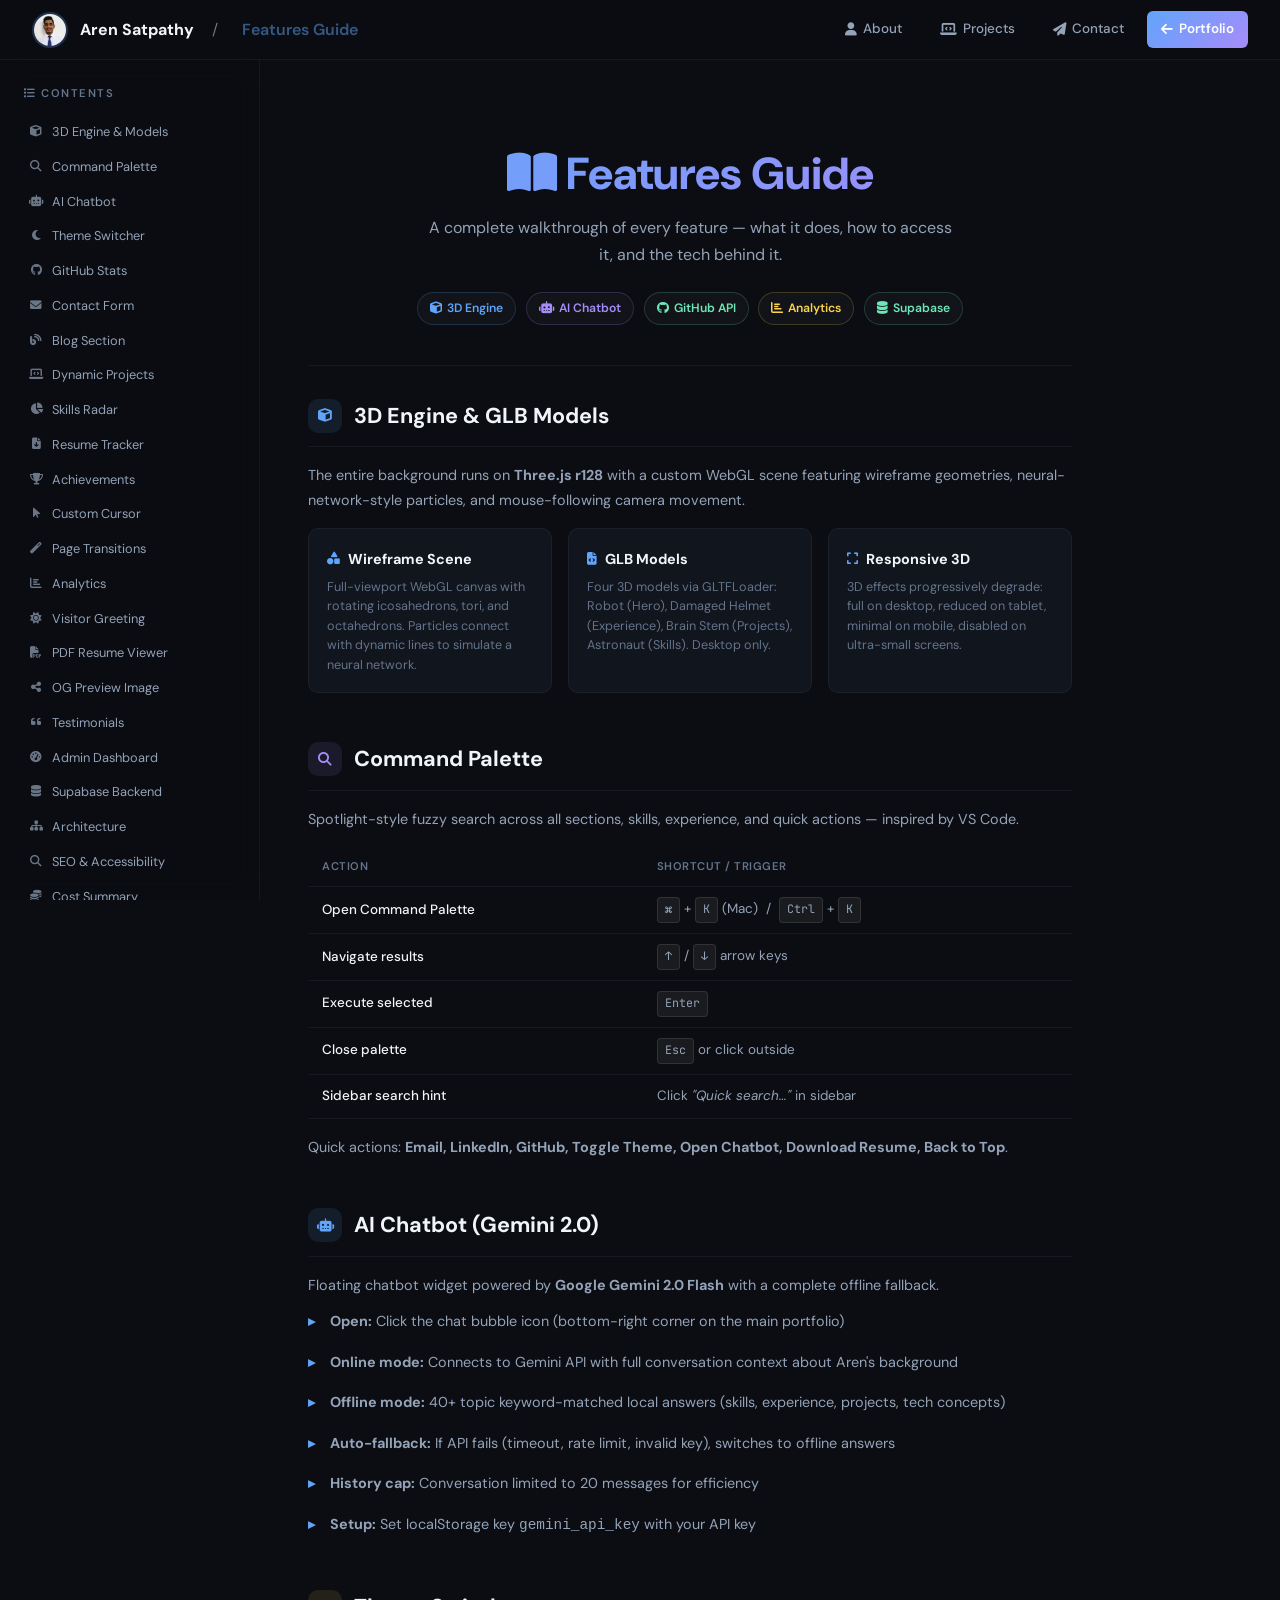
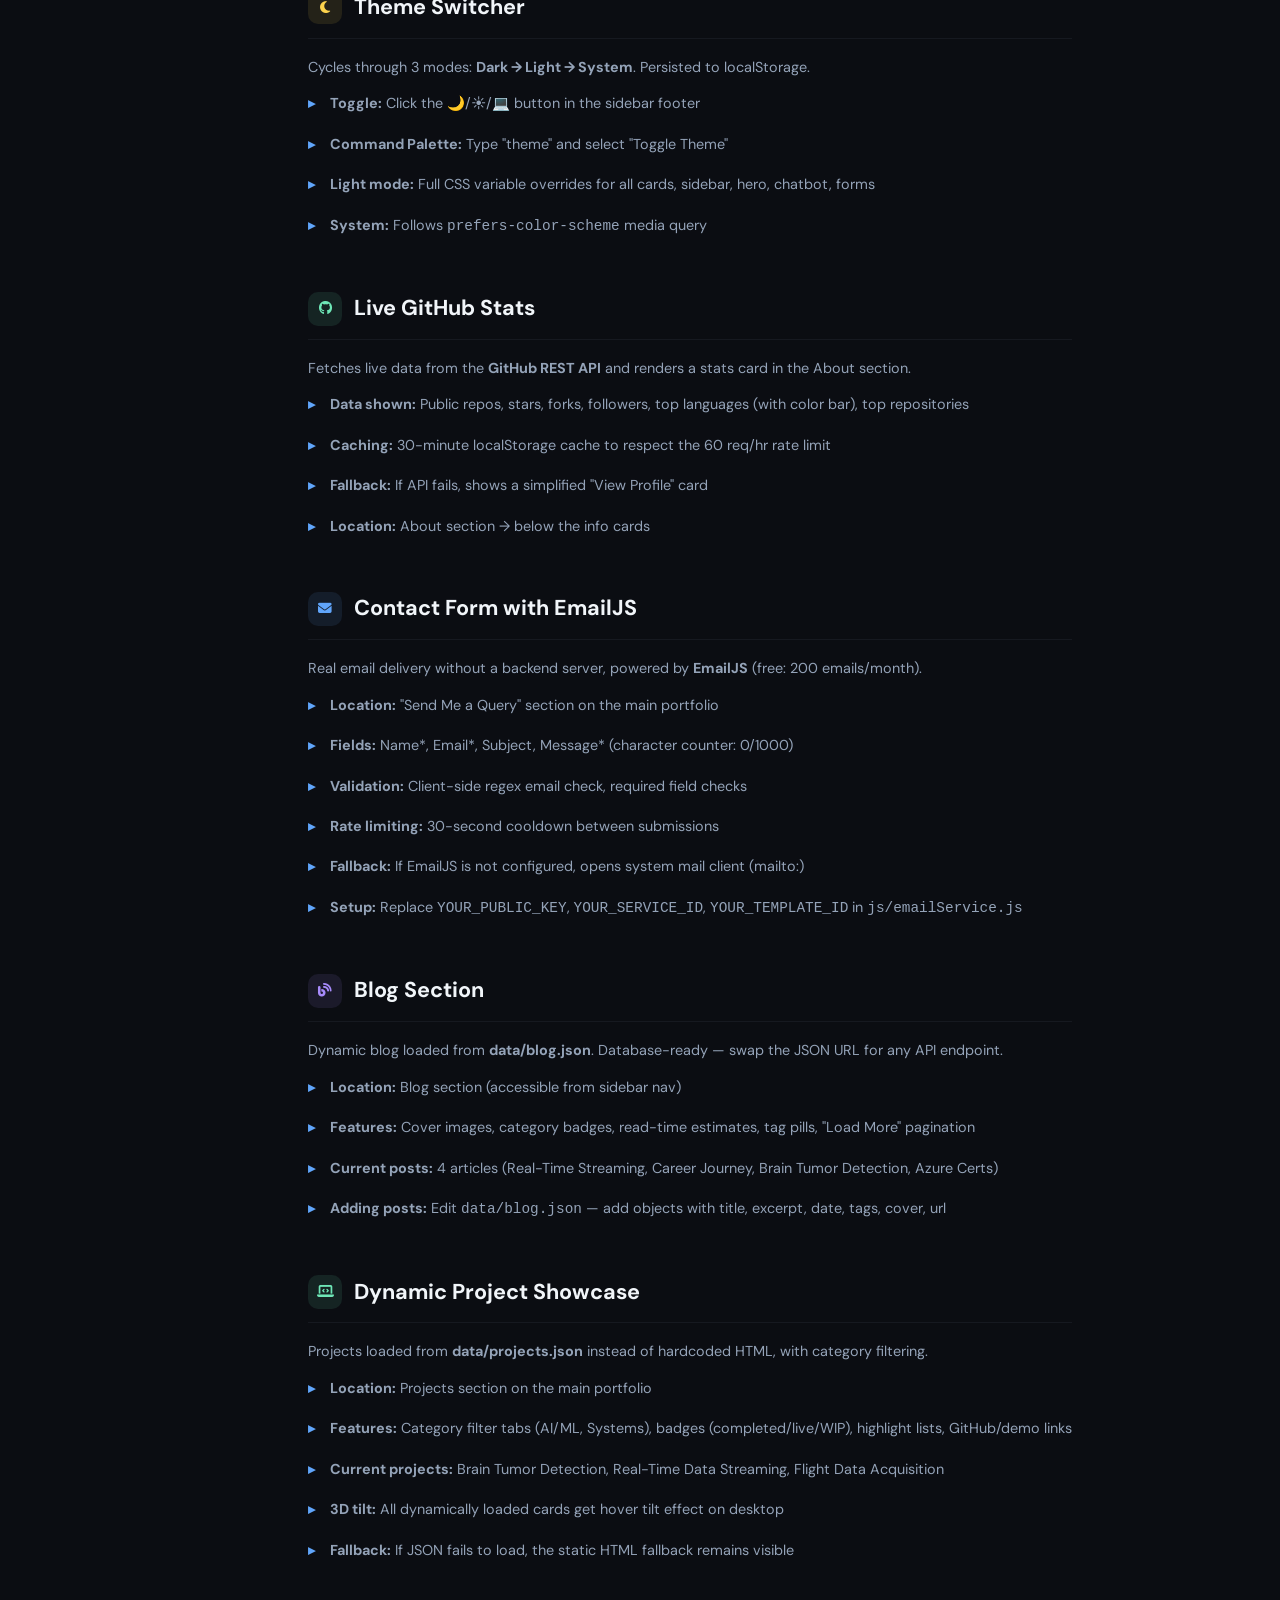
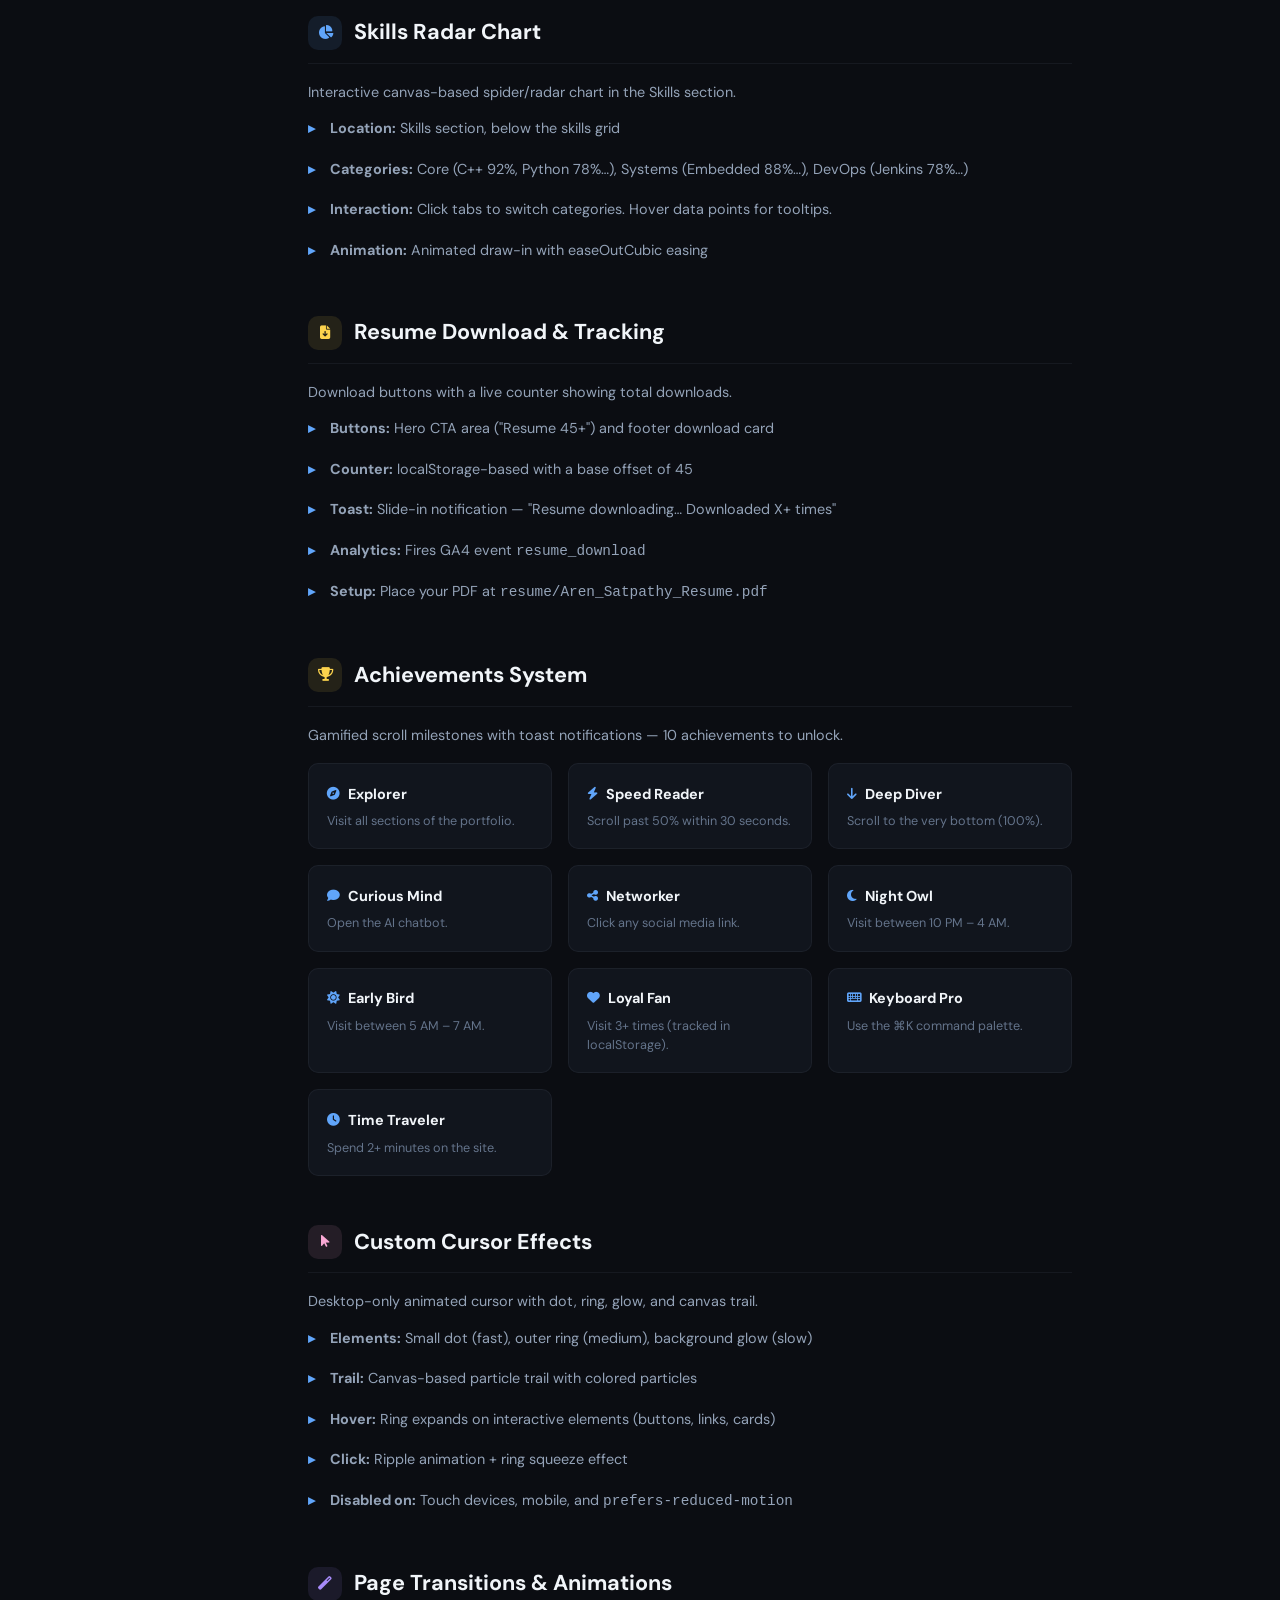
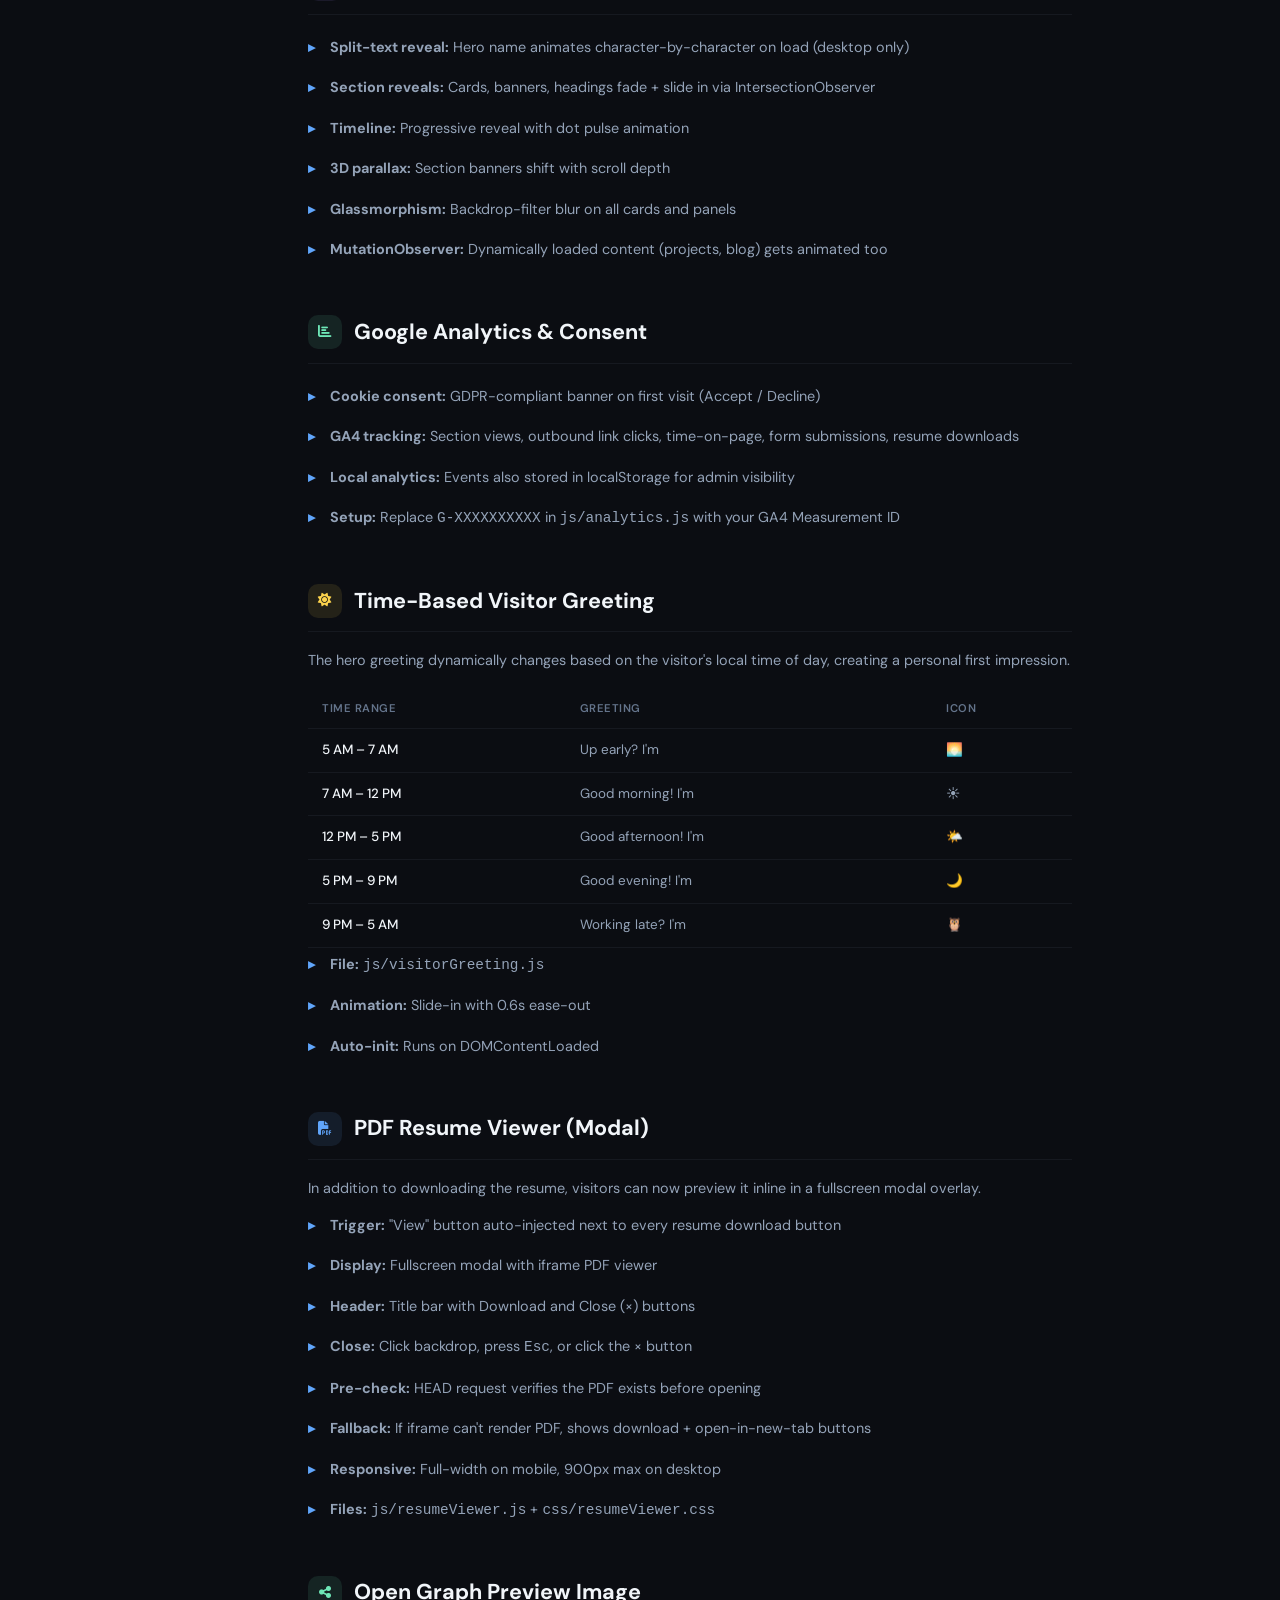
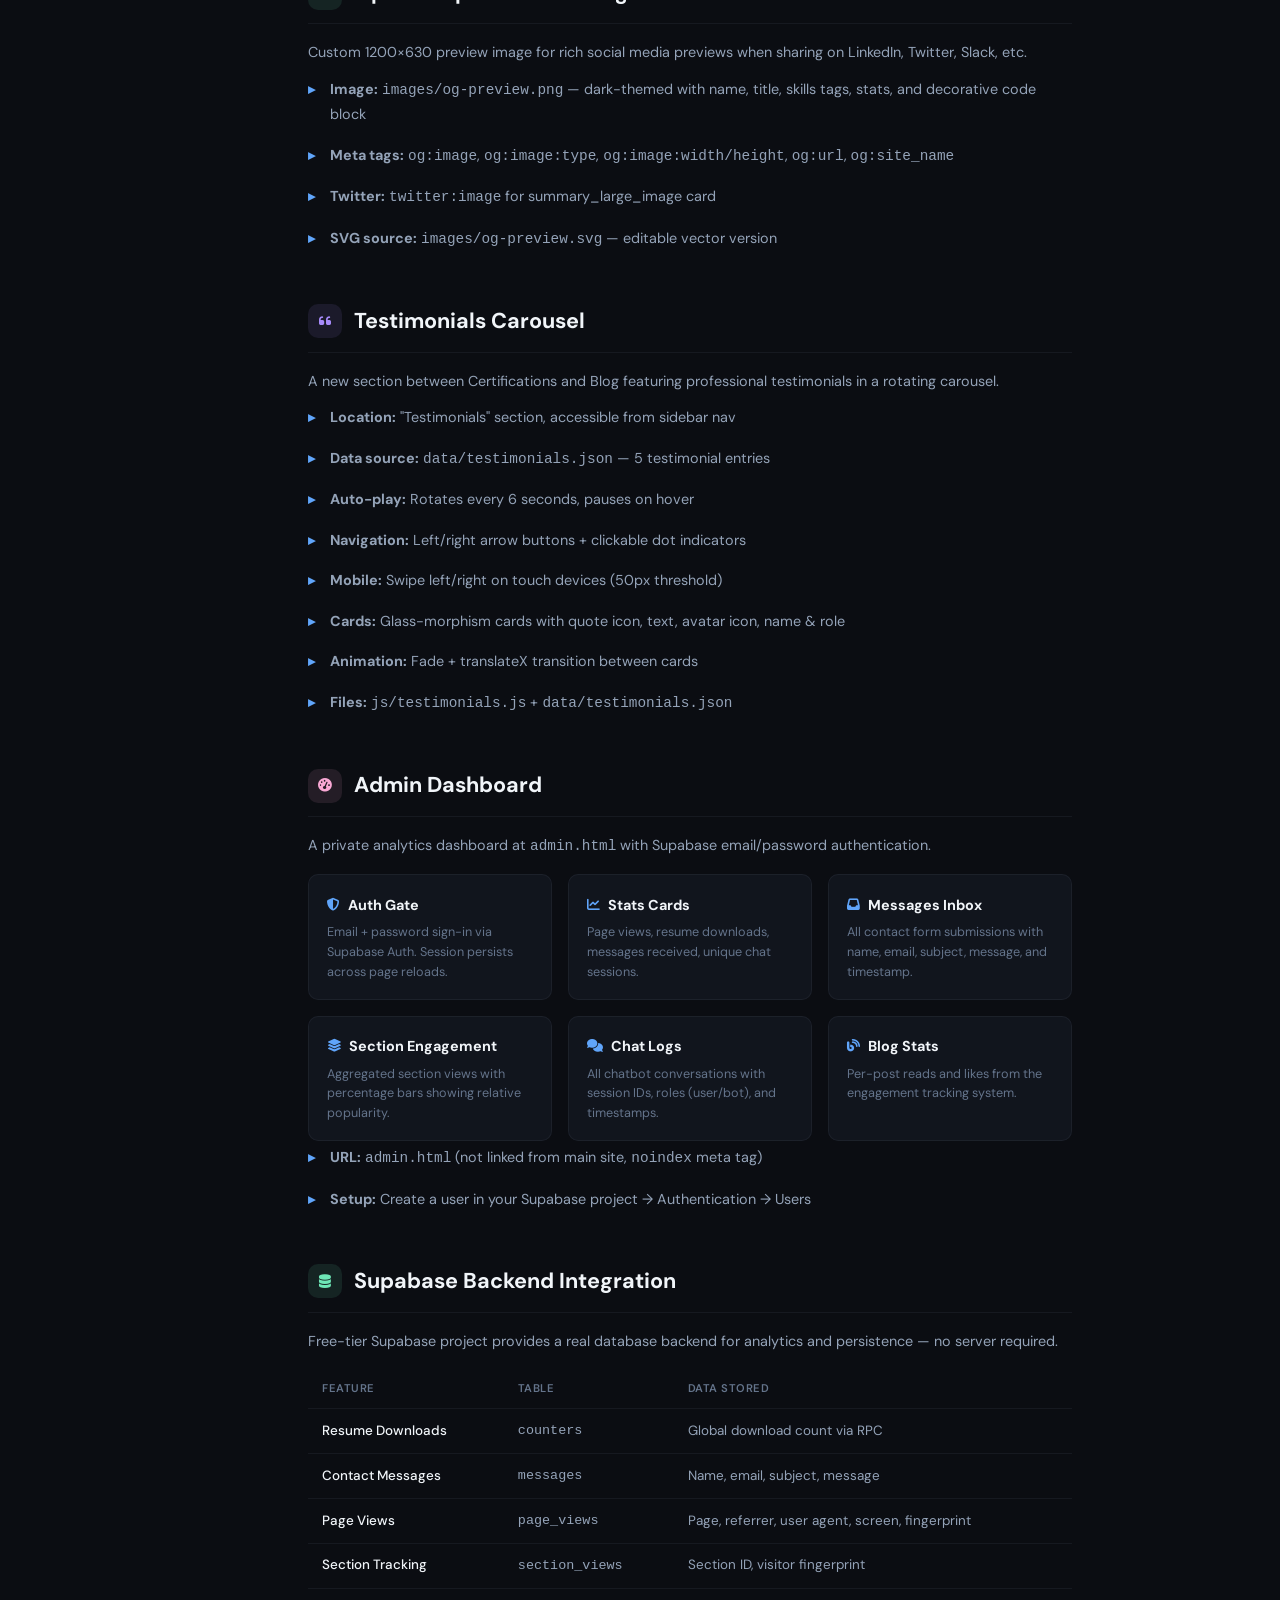
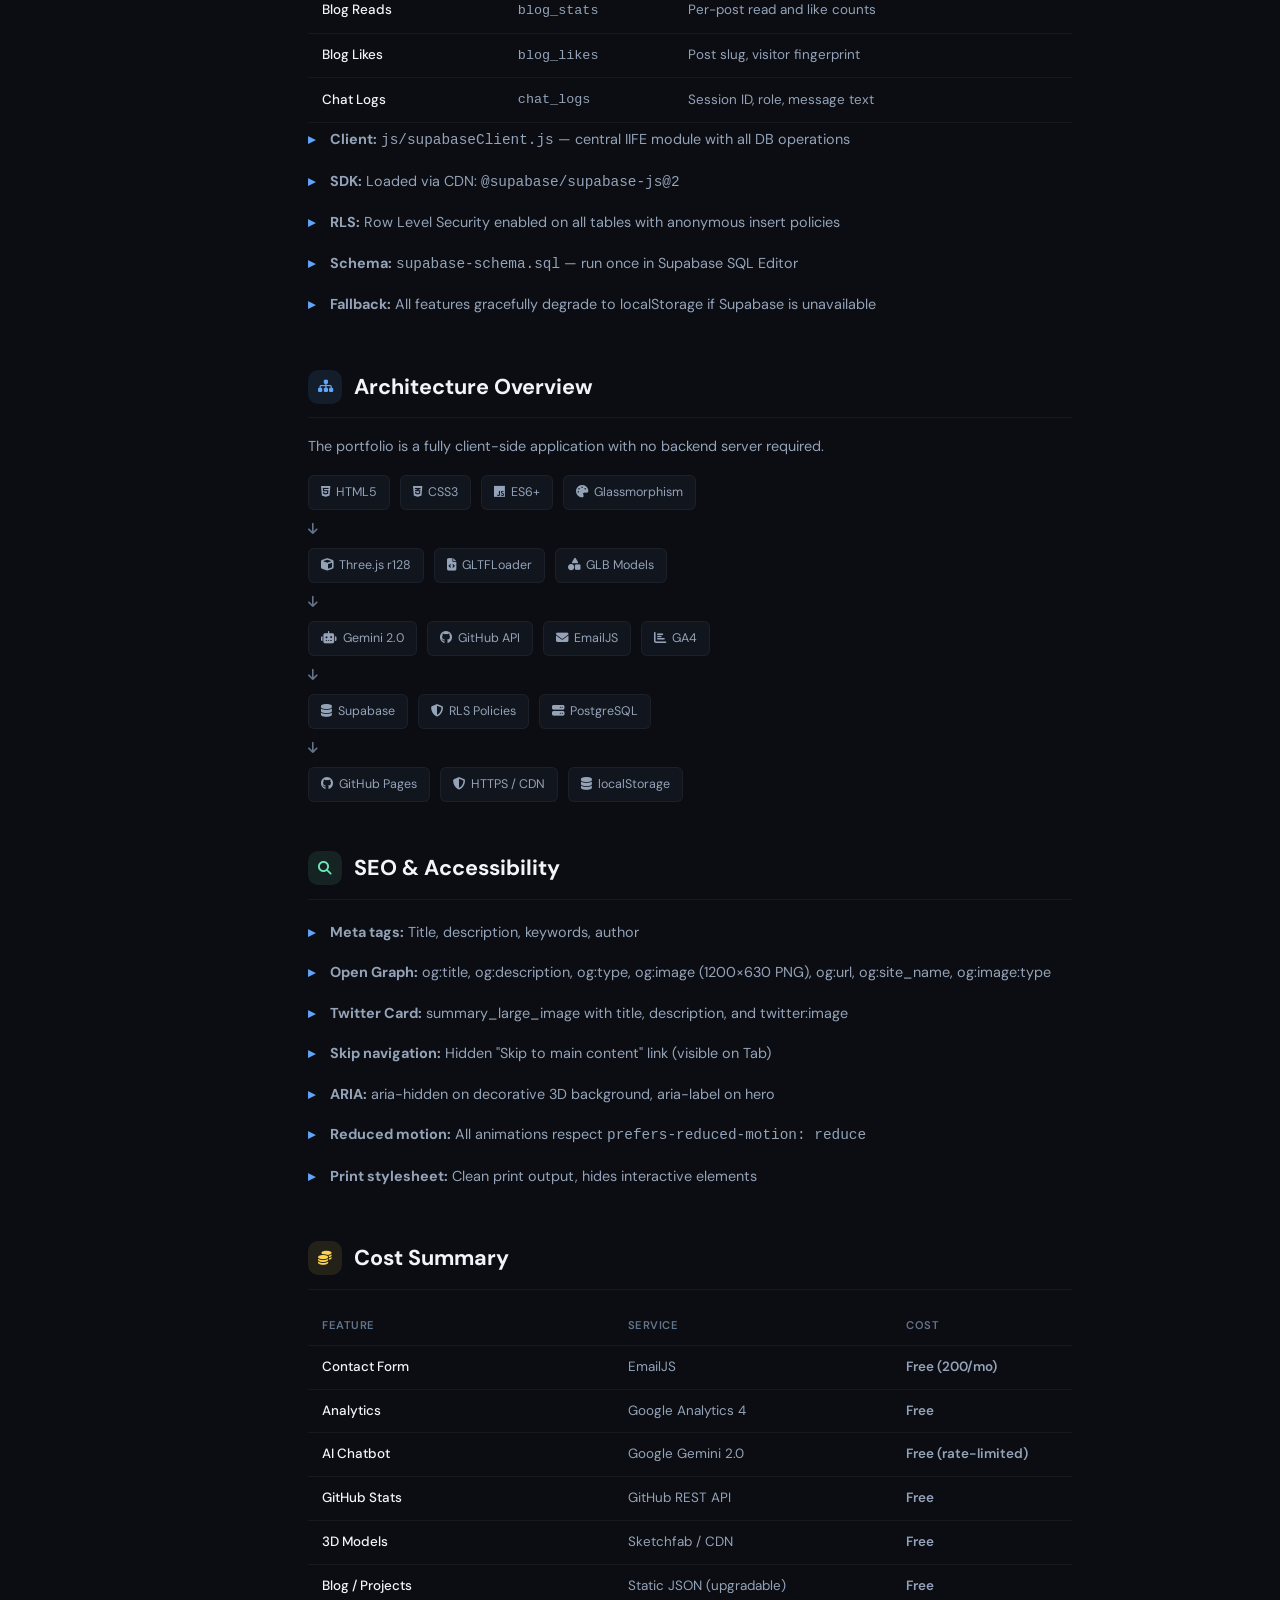
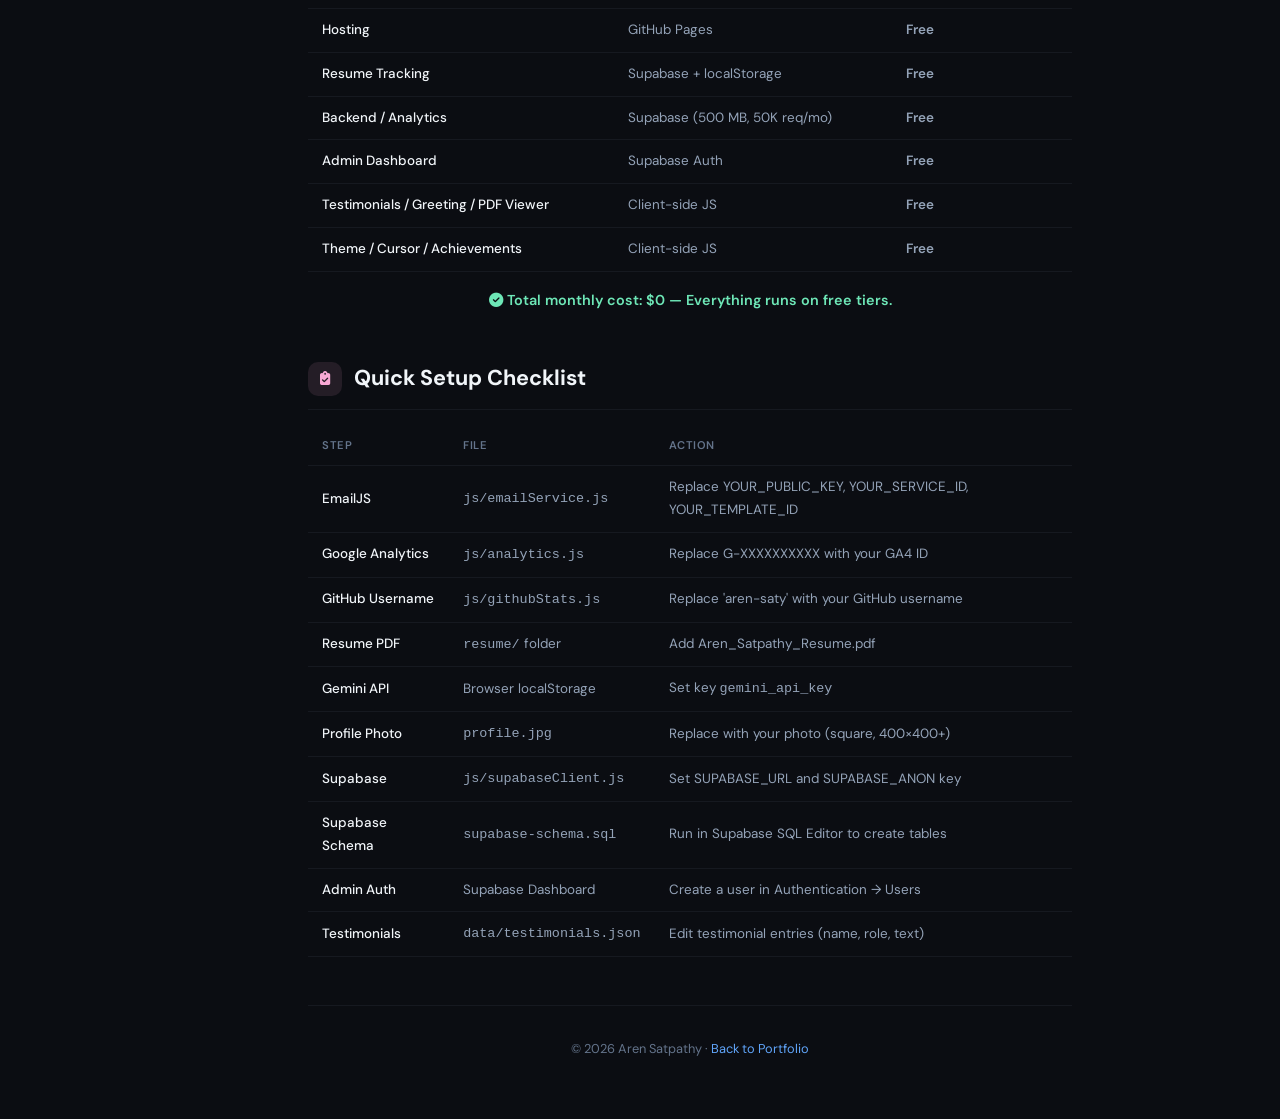
<file: features.html>
<!DOCTYPE html>
<html lang="en">
<head>
    <meta charset="UTF-8" />
    <meta name="viewport" content="width=device-width, initial-scale=1.0" />
    <title>Features Guide — Aren Satpathy | Portfolio</title>
    <meta name="description" content="Complete features guide for Aren Satpathy's interactive 3D portfolio — every feature, how to access it, and the tech behind it." />

    <!-- Fonts & Icons -->
    <link href="https://fonts.googleapis.com/css2?family=DM+Sans:wght@400;500;600;700;800&family=Inter:wght@300;400;500;600;700&family=JetBrains+Mono:wght@400;500;700&display=swap" rel="stylesheet" />
    <link rel="stylesheet" href="https://cdnjs.cloudflare.com/ajax/libs/font-awesome/6.5.1/css/all.min.css" />

    <style>
        /* ===== Reset & Variables ===== */
        *, *::before, *::after { margin: 0; padding: 0; box-sizing: border-box; }

        :root {
            --bg-primary: #0b0d12;
            --bg-secondary: #12151c;
            --bg-tertiary: #181c26;
            --bg-card: rgba(20, 24, 34, 0.75);
            --accent: #60a5fa;
            --accent-hover: #93c5fd;
            --accent-secondary: #a78bfa;
            --accent-emerald: #6ee7b7;
            --accent-amber: #fcd34d;
            --accent-pink: #f9a8d4;
            --text-primary: #f1f5f9;
            --text-secondary: #94a3b8;
            --text-muted: #64748b;
            --border: rgba(148, 163, 184, 0.08);
            --border-hover: rgba(148, 163, 184, 0.15);
            --radius-sm: 6px;
            --radius-md: 10px;
            --radius-lg: 16px;
            --gradient-1: linear-gradient(135deg, #60a5fa, #a78bfa);
        }

        html { scroll-behavior: smooth; font-size: 16px; }
        body {
            font-family: 'DM Sans', 'Inter', -apple-system, sans-serif;
            background: var(--bg-primary);
            color: var(--text-primary);
            line-height: 1.7;
            overflow-x: hidden;
        }

        /* ===== Top Navigation Bar ===== */
        .topbar {
            position: fixed;
            top: 0;
            left: 0;
            width: 100%;
            z-index: 1000;
            background: rgba(11, 13, 18, 0.85);
            backdrop-filter: blur(20px) saturate(150%);
            -webkit-backdrop-filter: blur(20px) saturate(150%);
            border-bottom: 1px solid var(--border);
            padding: 0 2rem;
            height: 60px;
            display: flex;
            align-items: center;
            justify-content: space-between;
        }

        .topbar-brand {
            display: flex;
            align-items: center;
            gap: 12px;
            text-decoration: none;
            color: var(--text-primary);
            font-weight: 700;
            font-size: 1rem;
        }

        .topbar-brand img {
            width: 36px;
            height: 36px;
            border-radius: 50%;
            border: 2px solid rgba(96, 165, 250, 0.25);
        }

        .topbar-brand span {
            opacity: 0.5;
            margin: 0 6px;
            font-weight: 300;
        }

        .topbar-brand .page-title {
            color: var(--accent);
            font-weight: 600;
        }

        .topbar-links {
            display: flex;
            align-items: center;
            gap: 8px;
        }

        .topbar-links a {
            display: inline-flex;
            align-items: center;
            gap: 6px;
            padding: 7px 14px;
            border-radius: var(--radius-sm);
            color: var(--text-secondary);
            text-decoration: none;
            font-size: 0.84rem;
            font-weight: 500;
            transition: all 0.25s;
            border: 1px solid transparent;
        }

        .topbar-links a:hover {
            color: var(--accent);
            background: rgba(96, 165, 250, 0.06);
            border-color: rgba(96, 165, 250, 0.12);
        }

        .topbar-links .back-btn {
            background: var(--gradient-1);
            color: #fff;
            font-weight: 600;
            border: none;
        }

        .topbar-links .back-btn:hover {
            filter: brightness(1.15);
            transform: translateY(-1px);
        }

        /* Mobile hamburger */
        .mobile-menu-btn {
            display: none;
            background: none;
            border: 1px solid var(--border);
            border-radius: var(--radius-sm);
            color: var(--text-secondary);
            width: 40px;
            height: 40px;
            align-items: center;
            justify-content: center;
            font-size: 1.1rem;
            cursor: pointer;
        }

        /* ===== Page Layout ===== */
        .page-wrapper {
            display: flex;
            padding-top: 60px;
            min-height: 100vh;
        }

        /* ===== Side TOC (Desktop) ===== */
        .side-toc {
            position: fixed;
            top: 60px;
            left: 0;
            width: 260px;
            height: calc(100vh - 60px);
            overflow-y: auto;
            padding: 1.5rem 1rem;
            border-right: 1px solid var(--border);
            background: rgba(11, 13, 18, 0.6);
            backdrop-filter: blur(12px);
            -webkit-backdrop-filter: blur(12px);
        }

        .side-toc h3 {
            font-size: 0.7rem;
            color: var(--text-muted);
            text-transform: uppercase;
            letter-spacing: 1.5px;
            font-weight: 600;
            margin-bottom: 0.75rem;
            padding: 0 0.5rem;
        }

        .side-toc a {
            display: flex;
            align-items: center;
            gap: 8px;
            padding: 6px 10px;
            border-radius: var(--radius-sm);
            color: var(--text-secondary);
            text-decoration: none;
            font-size: 0.8rem;
            transition: all 0.2s;
            border-left: 2px solid transparent;
            margin-bottom: 1px;
        }

        .side-toc a:hover,
        .side-toc a.active {
            background: rgba(96, 165, 250, 0.06);
            color: var(--accent);
            border-left-color: var(--accent);
        }

        .side-toc a i { width: 16px; text-align: center; font-size: 0.72rem; opacity: 0.7; }

        /* ===== Main Content ===== */
        .content-area {
            flex: 1;
            margin-left: 260px;
            max-width: 860px;
            padding: 2.5rem 3rem 4rem;
        }

        /* ===== Hero Banner ===== */
        .features-hero {
            text-align: center;
            padding: 3rem 0 2.5rem;
            margin-bottom: 2rem;
            border-bottom: 1px solid var(--border);
        }

        .features-hero h1 {
            font-size: clamp(2rem, 4vw, 2.8rem);
            font-weight: 800;
            background: var(--gradient-1);
            -webkit-background-clip: text;
            -webkit-text-fill-color: transparent;
            background-clip: text;
            margin-bottom: 0.75rem;
            line-height: 1.2;
        }

        .features-hero p {
            color: var(--text-secondary);
            font-size: 1rem;
            max-width: 540px;
            margin: 0 auto 1.5rem;
        }

        .badge-row {
            display: flex;
            justify-content: center;
            gap: 0.6rem;
            flex-wrap: wrap;
        }

        .f-badge {
            display: inline-flex;
            align-items: center;
            gap: 5px;
            padding: 5px 12px;
            border-radius: 20px;
            font-size: 0.76rem;
            font-weight: 600;
            border: 1px solid;
            background: rgba(255, 255, 255, 0.03);
            backdrop-filter: blur(10px);
        }

        .f-badge-blue { border-color: rgba(96,165,250,0.2); color: var(--accent); }
        .f-badge-purple { border-color: rgba(167,139,250,0.2); color: var(--accent-secondary); }
        .f-badge-green { border-color: rgba(110,231,183,0.2); color: var(--accent-emerald); }
        .f-badge-amber { border-color: rgba(252,211,77,0.2); color: var(--accent-amber); }

        /* ===== Feature Blocks ===== */
        .feature-block {
            margin-bottom: 3rem;
            scroll-margin-top: 80px;
        }

        .feature-block h2 {
            display: flex;
            align-items: center;
            gap: 12px;
            font-size: 1.35rem;
            font-weight: 700;
            margin-bottom: 1rem;
            padding-bottom: 0.75rem;
            border-bottom: 1px solid var(--border);
        }

        .feature-icon {
            width: 34px;
            height: 34px;
            display: flex;
            align-items: center;
            justify-content: center;
            border-radius: var(--radius-md);
            font-size: 0.85rem;
            flex-shrink: 0;
        }

        .fi-blue { background: rgba(96,165,250,0.1); color: var(--accent); }
        .fi-purple { background: rgba(167,139,250,0.1); color: var(--accent-secondary); }
        .fi-green { background: rgba(110,231,183,0.1); color: var(--accent-emerald); }
        .fi-amber { background: rgba(252,211,77,0.1); color: var(--accent-amber); }
        .fi-pink { background: rgba(249,168,212,0.1); color: var(--accent-pink); }

        .feature-block p,
        .feature-block li {
            color: var(--text-secondary);
            font-size: 0.9rem;
            margin-bottom: 0.5rem;
        }

        .feature-block ul { list-style: none; padding: 0; }
        .feature-block li { padding: 4px 0 4px 22px; position: relative; }
        .feature-block li::before {
            content: '▸';
            position: absolute;
            left: 0;
            color: var(--accent);
            font-weight: 700;
        }

        /* Sub-cards */
        .sub-cards {
            display: grid;
            grid-template-columns: repeat(auto-fill, minmax(240px, 1fr));
            gap: 1rem;
            margin-top: 1rem;
        }

        .sub-card {
            background: var(--bg-card);
            backdrop-filter: blur(12px);
            border: 1px solid var(--border);
            border-radius: var(--radius-md);
            padding: 1.1rem;
            transition: border-color 0.3s, transform 0.3s;
        }

        .sub-card:hover {
            border-color: rgba(96,165,250,0.18);
            transform: translateY(-2px);
        }

        .sub-card h4 {
            display: flex;
            align-items: center;
            gap: 8px;
            font-size: 0.9rem;
            font-weight: 700;
            margin-bottom: 5px;
            color: var(--text-primary);
        }

        .sub-card h4 i { color: var(--accent); font-size: 0.8rem; }
        .sub-card p { font-size: 0.79rem; color: var(--text-muted); line-height: 1.55; margin: 0; }

        /* Tables */
        .ftable { width: 100%; border-collapse: collapse; margin-top: 1rem; }
        .ftable th, .ftable td { text-align: left; padding: 10px 14px; font-size: 0.84rem; border-bottom: 1px solid var(--border); }
        .ftable th { color: var(--text-muted); font-weight: 600; text-transform: uppercase; letter-spacing: 0.5px; font-size: 0.7rem; }
        .ftable td { color: var(--text-secondary); }
        .ftable td:first-child { color: var(--text-primary); font-weight: 500; }
        .ftable kbd {
            display: inline-block;
            padding: 2px 7px;
            border-radius: 4px;
            background: rgba(255,255,255,0.06);
            border: 1px solid rgba(255,255,255,0.1);
            font-family: 'JetBrains Mono', monospace;
            font-size: 0.73rem;
            color: var(--text-secondary);
        }

        .free-tag { color: var(--accent-emerald); font-weight: 600; }

        /* Arch flow */
        .arch-flow { display: flex; flex-direction: column; gap: 8px; margin-top: 1rem; }
        .arch-row { display: flex; align-items: center; gap: 10px; flex-wrap: wrap; }
        .arch-tag {
            display: inline-flex;
            align-items: center;
            gap: 6px;
            padding: 6px 12px;
            border-radius: var(--radius-sm);
            background: var(--bg-card);
            border: 1px solid var(--border);
            font-size: 0.78rem;
            color: var(--text-secondary);
            backdrop-filter: blur(8px);
        }
        .arch-arrow { color: var(--text-muted); font-size: 0.8rem; }

        /* ===== Footer ===== */
        .features-footer {
            text-align: center;
            padding: 2rem 1.5rem;
            border-top: 1px solid var(--border);
            margin-top: 2rem;
        }

        .features-footer p {
            color: var(--text-muted);
            font-size: 0.8rem;
        }

        .features-footer a {
            color: var(--accent);
            text-decoration: none;
        }

        .features-footer a:hover { text-decoration: underline; }

        /* ===== Scrollbar ===== */
        ::-webkit-scrollbar { width: 6px; }
        ::-webkit-scrollbar-track { background: transparent; }
        ::-webkit-scrollbar-thumb { background: rgba(148, 163, 184, 0.15); border-radius: 3px; }
        ::-webkit-scrollbar-thumb:hover { background: rgba(148, 163, 184, 0.25); }

        /* ===== Responsive ===== */
        html, body {
            overflow-x: hidden;
            max-width: 100vw;
        }

        *, *::before, *::after {
            box-sizing: border-box;
        }

        img, video, svg { max-width: 100%; height: auto; }

        p, li, span, h1, h2, h3, h4, a, td, th, code {
            overflow-wrap: break-word;
            word-wrap: break-word;
        }

        @media (max-width: 1024px) {
            .side-toc { display: none; }
            .content-area { margin-left: 0; padding: 2rem 1.5rem 3rem; max-width: 100%; }
        }

        @media (max-width: 768px) {
            .topbar { padding: 0 1rem; }
            .topbar-links .desktop-only { display: none; }
            .mobile-menu-btn { display: flex; }
            .content-area { padding: 1.5rem 1rem 3rem; max-width: 100vw; overflow-x: hidden; }
            .features-hero { padding: 2rem 0 1.5rem; }
            .features-hero h1 { font-size: 1.6rem; }
            .sub-cards { grid-template-columns: 1fr; }
            .ftable { display: block; overflow-x: auto; -webkit-overflow-scrolling: touch; }
            .arch-row { gap: 6px; }
            .arch-tag { font-size: 0.7rem; padding: 4px 8px; }
        }

        @media (max-width: 480px) {
            .topbar-brand .divider-text { display: none; }
            .content-area { padding: 1rem 0.75rem 2rem; }
            .features-hero h1 { font-size: 1.3rem; }
            .badge-row { gap: 0.4rem; }
            .f-badge { font-size: 0.7rem; padding: 4px 10px; }
            .feature-block h2 { font-size: 1.1rem; gap: 8px; }
            .feature-icon { width: 28px; height: 28px; font-size: 0.75rem; }
            .topbar-links .back-btn { padding: 6px 10px; font-size: 0.78rem; }
        }

        @media (max-width: 360px) {
            .content-area { padding: 0.75rem 0.5rem 2rem; }
            .feature-block h2 { font-size: 1rem; }
            .feature-block p, .feature-block li { font-size: 0.82rem; }
            .sub-card { padding: 0.85rem; }
            .sub-card h4 { font-size: 0.82rem; }
            .sub-card p { font-size: 0.72rem; }
            .topbar-brand .page-title { display: none; }
            .badge-row { gap: 0.3rem; }
            .f-badge { font-size: 0.65rem; padding: 3px 8px; }
        }

        @media (max-width: 280px) {
            .content-area { padding: 0.5rem 0.35rem 1.5rem; }
            .topbar { padding: 0 0.5rem; height: 50px; }
            .topbar-brand img { width: 28px; height: 28px; }
            .topbar-brand { font-size: 0.85rem; }
            .topbar-links .back-btn { padding: 5px 8px; font-size: 0.72rem; }
            .feature-block h2 { font-size: 0.9rem; }
            .features-hero h1 { font-size: 1.1rem; }
            .arch-tag { font-size: 0.62rem; padding: 3px 6px; }
        }

        /* Mobile side-toc overlay */
        .toc-overlay {
            display: none;
            position: fixed;
            inset: 0;
            z-index: 999;
            background: rgba(0, 0, 0, 0.6);
        }

        .toc-overlay.open { display: block; }

        .side-toc-mobile {
            display: none;
            position: fixed;
            top: 0;
            left: 0;
            width: 280px;
            height: 100vh;
            background: var(--bg-secondary);
            border-right: 1px solid var(--border);
            padding: 1.5rem 1rem;
            z-index: 1001;
            overflow-y: auto;
            transform: translateX(-100%);
            transition: transform 0.3s ease;
        }

        .side-toc-mobile.open {
            display: block;
            transform: translateX(0);
        }

        .side-toc-mobile h3 {
            font-size: 0.7rem;
            color: var(--text-muted);
            text-transform: uppercase;
            letter-spacing: 1.5px;
            font-weight: 600;
            margin-bottom: 0.75rem;
            padding: 0 0.5rem;
        }

        .side-toc-mobile a {
            display: flex;
            align-items: center;
            gap: 8px;
            padding: 8px 10px;
            border-radius: var(--radius-sm);
            color: var(--text-secondary);
            text-decoration: none;
            font-size: 0.84rem;
            transition: all 0.2s;
            border-left: 2px solid transparent;
            margin-bottom: 2px;
        }

        .side-toc-mobile a:hover {
            background: rgba(96, 165, 250, 0.06);
            color: var(--accent);
            border-left-color: var(--accent);
        }

        .side-toc-mobile a i { width: 16px; text-align: center; font-size: 0.75rem; opacity: 0.7; }

        .toc-close-btn {
            position: absolute;
            top: 12px;
            right: 12px;
            background: none;
            border: none;
            color: var(--text-muted);
            font-size: 1.2rem;
            cursor: pointer;
        }

        /* Print */
        @media print {
            .topbar, .side-toc, .side-toc-mobile, .toc-overlay { display: none !important; }
            .content-area { margin-left: 0 !important; padding: 0.5in !important; }
            body { background: #fff; color: #111; }
            .feature-block h2 { color: #111; }
            .feature-block p, .feature-block li { color: #333; }
        }
    </style>
</head>
<body>

    <!-- ===== TOP NAVIGATION BAR ===== -->
    <nav class="topbar">
        <a href="index.html" class="topbar-brand">
            <img src="profile.jpg" alt="Aren Satpathy" />
            Aren Satpathy
            <span class="divider-text">/</span>
            <span class="page-title">Features Guide</span>
        </a>
        <div class="topbar-links">
            <a href="index.html#about" class="desktop-only"><i class="fas fa-user"></i> About</a>
            <a href="index.html#projects" class="desktop-only"><i class="fas fa-laptop-code"></i> Projects</a>
            <a href="index.html#contact" class="desktop-only"><i class="fas fa-paper-plane"></i> Contact</a>
            <a href="index.html" class="back-btn"><i class="fas fa-arrow-left"></i> Portfolio</a>
            <button class="mobile-menu-btn" id="tocToggle" aria-label="Toggle table of contents">
                <i class="fas fa-bars"></i>
            </button>
        </div>
    </nav>

    <!-- ===== Mobile TOC Overlay ===== -->
    <div class="toc-overlay" id="tocOverlay"></div>
    <aside class="side-toc-mobile" id="mobileToc">
        <button class="toc-close-btn" id="tocClose"><i class="fas fa-times"></i></button>
        <h3><i class="fas fa-list"></i> Contents</h3>
        <a href="#f-3d"><i class="fas fa-cube"></i> 3D Engine & Models</a>
        <a href="#f-command"><i class="fas fa-search"></i> Command Palette</a>
        <a href="#f-chatbot"><i class="fas fa-robot"></i> AI Chatbot</a>
        <a href="#f-theme"><i class="fas fa-moon"></i> Theme Switcher</a>
        <a href="#f-github"><i class="fab fa-github"></i> GitHub Stats</a>
        <a href="#f-contact"><i class="fas fa-envelope"></i> Contact Form</a>
        <a href="#f-blog"><i class="fas fa-blog"></i> Blog Section</a>
        <a href="#f-projects"><i class="fas fa-laptop-code"></i> Dynamic Projects</a>
        <a href="#f-radar"><i class="fas fa-chart-pie"></i> Skills Radar</a>
        <a href="#f-resume"><i class="fas fa-file-download"></i> Resume Tracker</a>
        <a href="#f-achievements"><i class="fas fa-trophy"></i> Achievements</a>
        <a href="#f-cursor"><i class="fas fa-mouse-pointer"></i> Custom Cursor</a>
        <a href="#f-transitions"><i class="fas fa-magic"></i> Page Transitions</a>
        <a href="#f-analytics"><i class="fas fa-chart-bar"></i> Analytics</a>
        <a href="#f-greeting"><i class="fas fa-sun"></i> Visitor Greeting</a>
        <a href="#f-pdfviewer"><i class="fas fa-file-pdf"></i> PDF Resume Viewer</a>
        <a href="#f-ogimage"><i class="fas fa-share-alt"></i> OG Preview Image</a>
        <a href="#f-testimonials"><i class="fas fa-quote-left"></i> Testimonials</a>
        <a href="#f-admin"><i class="fas fa-tachometer-alt"></i> Admin Dashboard</a>
        <a href="#f-supabase"><i class="fas fa-database"></i> Supabase Backend</a>
        <a href="#f-arch"><i class="fas fa-sitemap"></i> Architecture</a>
        <a href="#f-seo"><i class="fas fa-search"></i> SEO & Accessibility</a>
        <a href="#f-cost"><i class="fas fa-coins"></i> Cost Summary</a>
        <a href="#f-setup"><i class="fas fa-clipboard-check"></i> Setup Checklist</a>
    </aside>

    <!-- ===== LAYOUT ===== -->
    <div class="page-wrapper">

        <!-- Desktop Side TOC -->
        <aside class="side-toc" id="sideToc">
            <h3><i class="fas fa-list"></i> Contents</h3>
            <a href="#f-3d"><i class="fas fa-cube"></i> 3D Engine & Models</a>
            <a href="#f-command"><i class="fas fa-search"></i> Command Palette</a>
            <a href="#f-chatbot"><i class="fas fa-robot"></i> AI Chatbot</a>
            <a href="#f-theme"><i class="fas fa-moon"></i> Theme Switcher</a>
            <a href="#f-github"><i class="fab fa-github"></i> GitHub Stats</a>
            <a href="#f-contact"><i class="fas fa-envelope"></i> Contact Form</a>
            <a href="#f-blog"><i class="fas fa-blog"></i> Blog Section</a>
            <a href="#f-projects"><i class="fas fa-laptop-code"></i> Dynamic Projects</a>
            <a href="#f-radar"><i class="fas fa-chart-pie"></i> Skills Radar</a>
            <a href="#f-resume"><i class="fas fa-file-download"></i> Resume Tracker</a>
            <a href="#f-achievements"><i class="fas fa-trophy"></i> Achievements</a>
            <a href="#f-cursor"><i class="fas fa-mouse-pointer"></i> Custom Cursor</a>
            <a href="#f-transitions"><i class="fas fa-magic"></i> Page Transitions</a>
            <a href="#f-analytics"><i class="fas fa-chart-bar"></i> Analytics</a>
            <a href="#f-greeting"><i class="fas fa-sun"></i> Visitor Greeting</a>
            <a href="#f-pdfviewer"><i class="fas fa-file-pdf"></i> PDF Resume Viewer</a>
            <a href="#f-ogimage"><i class="fas fa-share-alt"></i> OG Preview Image</a>
            <a href="#f-testimonials"><i class="fas fa-quote-left"></i> Testimonials</a>
            <a href="#f-admin"><i class="fas fa-tachometer-alt"></i> Admin Dashboard</a>
            <a href="#f-supabase"><i class="fas fa-database"></i> Supabase Backend</a>
            <a href="#f-arch"><i class="fas fa-sitemap"></i> Architecture</a>
            <a href="#f-seo"><i class="fas fa-search"></i> SEO & Accessibility</a>
            <a href="#f-cost"><i class="fas fa-coins"></i> Cost Summary</a>
            <a href="#f-setup"><i class="fas fa-clipboard-check"></i> Setup Checklist</a>
        </aside>

        <!-- Main Content -->
        <main class="content-area">

            <!-- Hero -->
            <section class="features-hero">
                <h1><i class="fas fa-book-open"></i> Features Guide</h1>
                <p>A complete walkthrough of every feature — what it does, how to access it, and the tech behind it.</p>
                <div class="badge-row">
                    <span class="f-badge f-badge-blue"><i class="fas fa-cube"></i> 3D Engine</span>
                    <span class="f-badge f-badge-purple"><i class="fas fa-robot"></i> AI Chatbot</span>
                    <span class="f-badge f-badge-green"><i class="fab fa-github"></i> GitHub API</span>
                    <span class="f-badge f-badge-amber"><i class="fas fa-chart-bar"></i> Analytics</span>
                    <span class="f-badge f-badge-green"><i class="fas fa-database"></i> Supabase</span>
                </div>
            </section>

            <!-- ════════════════════════════════════════ -->
            <!-- FEATURE SECTIONS                         -->
            <!-- ════════════════════════════════════════ -->

            <!-- 3D Engine -->
            <div class="feature-block" id="f-3d">
                <h2><span class="feature-icon fi-blue"><i class="fas fa-cube"></i></span> 3D Engine & GLB Models</h2>
                <p>The entire background runs on <strong>Three.js r128</strong> with a custom WebGL scene featuring wireframe geometries, neural-network-style particles, and mouse-following camera movement.</p>
                <div class="sub-cards">
                    <div class="sub-card">
                        <h4><i class="fas fa-shapes"></i> Wireframe Scene</h4>
                        <p>Full-viewport WebGL canvas with rotating icosahedrons, tori, and octahedrons. Particles connect with dynamic lines to simulate a neural network.</p>
                    </div>
                    <div class="sub-card">
                        <h4><i class="fas fa-file-code"></i> GLB Models</h4>
                        <p>Four 3D models via GLTFLoader: Robot (Hero), Damaged Helmet (Experience), Brain Stem (Projects), Astronaut (Skills). Desktop only.</p>
                    </div>
                    <div class="sub-card">
                        <h4><i class="fas fa-expand"></i> Responsive 3D</h4>
                        <p>3D effects progressively degrade: full on desktop, reduced on tablet, minimal on mobile, disabled on ultra-small screens.</p>
                    </div>
                </div>
            </div>

            <!-- Command Palette -->
            <div class="feature-block" id="f-command">
                <h2><span class="feature-icon fi-purple"><i class="fas fa-search"></i></span> Command Palette</h2>
                <p>Spotlight-style fuzzy search across all sections, skills, experience, and quick actions — inspired by VS Code.</p>
                <table class="ftable">
                    <thead><tr><th>Action</th><th>Shortcut / Trigger</th></tr></thead>
                    <tbody>
                        <tr><td>Open Command Palette</td><td><kbd>⌘</kbd> + <kbd>K</kbd> (Mac) &nbsp;/&nbsp; <kbd>Ctrl</kbd> + <kbd>K</kbd></td></tr>
                        <tr><td>Navigate results</td><td><kbd>↑</kbd> / <kbd>↓</kbd> arrow keys</td></tr>
                        <tr><td>Execute selected</td><td><kbd>Enter</kbd></td></tr>
                        <tr><td>Close palette</td><td><kbd>Esc</kbd> or click outside</td></tr>
                        <tr><td>Sidebar search hint</td><td>Click <em>"Quick search…"</em> in sidebar</td></tr>
                    </tbody>
                </table>
                <p style="margin-top:1rem;">Quick actions: <strong>Email, LinkedIn, GitHub, Toggle Theme, Open Chatbot, Download Resume, Back to Top</strong>.</p>
            </div>

            <!-- AI Chatbot -->
            <div class="feature-block" id="f-chatbot">
                <h2><span class="feature-icon fi-blue"><i class="fas fa-robot"></i></span> AI Chatbot (Gemini 2.0)</h2>
                <p>Floating chatbot widget powered by <strong>Google Gemini 2.0 Flash</strong> with a complete offline fallback.</p>
                <ul>
                    <li><strong>Open:</strong> Click the chat bubble icon (bottom-right corner on the main portfolio)</li>
                    <li><strong>Online mode:</strong> Connects to Gemini API with full conversation context about Aren's background</li>
                    <li><strong>Offline mode:</strong> 40+ topic keyword-matched local answers (skills, experience, projects, tech concepts)</li>
                    <li><strong>Auto-fallback:</strong> If API fails (timeout, rate limit, invalid key), switches to offline answers</li>
                    <li><strong>History cap:</strong> Conversation limited to 20 messages for efficiency</li>
                    <li><strong>Setup:</strong> Set localStorage key <code>gemini_api_key</code> with your API key</li>
                </ul>
            </div>

            <!-- Theme Switcher -->
            <div class="feature-block" id="f-theme">
                <h2><span class="feature-icon fi-amber"><i class="fas fa-moon"></i></span> Theme Switcher</h2>
                <p>Cycles through 3 modes: <strong>Dark → Light → System</strong>. Persisted to localStorage.</p>
                <ul>
                    <li><strong>Toggle:</strong> Click the 🌙/☀️/💻 button in the sidebar footer</li>
                    <li><strong>Command Palette:</strong> Type "theme" and select "Toggle Theme"</li>
                    <li><strong>Light mode:</strong> Full CSS variable overrides for all cards, sidebar, hero, chatbot, forms</li>
                    <li><strong>System:</strong> Follows <code>prefers-color-scheme</code> media query</li>
                </ul>
            </div>

            <!-- GitHub Stats -->
            <div class="feature-block" id="f-github">
                <h2><span class="feature-icon fi-green"><i class="fab fa-github"></i></span> Live GitHub Stats</h2>
                <p>Fetches live data from the <strong>GitHub REST API</strong> and renders a stats card in the About section.</p>
                <ul>
                    <li><strong>Data shown:</strong> Public repos, stars, forks, followers, top languages (with color bar), top repositories</li>
                    <li><strong>Caching:</strong> 30-minute localStorage cache to respect the 60 req/hr rate limit</li>
                    <li><strong>Fallback:</strong> If API fails, shows a simplified "View Profile" card</li>
                    <li><strong>Location:</strong> About section → below the info cards</li>
                </ul>
            </div>

            <!-- Contact Form -->
            <div class="feature-block" id="f-contact">
                <h2><span class="feature-icon fi-blue"><i class="fas fa-envelope"></i></span> Contact Form with EmailJS</h2>
                <p>Real email delivery without a backend server, powered by <strong>EmailJS</strong> (free: 200 emails/month).</p>
                <ul>
                    <li><strong>Location:</strong> "Send Me a Query" section on the main portfolio</li>
                    <li><strong>Fields:</strong> Name*, Email*, Subject, Message* (character counter: 0/1000)</li>
                    <li><strong>Validation:</strong> Client-side regex email check, required field checks</li>
                    <li><strong>Rate limiting:</strong> 30-second cooldown between submissions</li>
                    <li><strong>Fallback:</strong> If EmailJS is not configured, opens system mail client (mailto:)</li>
                    <li><strong>Setup:</strong> Replace <code>YOUR_PUBLIC_KEY</code>, <code>YOUR_SERVICE_ID</code>, <code>YOUR_TEMPLATE_ID</code> in <code>js/emailService.js</code></li>
                </ul>
            </div>

            <!-- Blog -->
            <div class="feature-block" id="f-blog">
                <h2><span class="feature-icon fi-purple"><i class="fas fa-blog"></i></span> Blog Section</h2>
                <p>Dynamic blog loaded from <strong>data/blog.json</strong>. Database-ready — swap the JSON URL for any API endpoint.</p>
                <ul>
                    <li><strong>Location:</strong> Blog section (accessible from sidebar nav)</li>
                    <li><strong>Features:</strong> Cover images, category badges, read-time estimates, tag pills, "Load More" pagination</li>
                    <li><strong>Current posts:</strong> 4 articles (Real-Time Streaming, Career Journey, Brain Tumor Detection, Azure Certs)</li>
                    <li><strong>Adding posts:</strong> Edit <code>data/blog.json</code> — add objects with title, excerpt, date, tags, cover, url</li>
                </ul>
            </div>

            <!-- Dynamic Projects -->
            <div class="feature-block" id="f-projects">
                <h2><span class="feature-icon fi-green"><i class="fas fa-laptop-code"></i></span> Dynamic Project Showcase</h2>
                <p>Projects loaded from <strong>data/projects.json</strong> instead of hardcoded HTML, with category filtering.</p>
                <ul>
                    <li><strong>Location:</strong> Projects section on the main portfolio</li>
                    <li><strong>Features:</strong> Category filter tabs (AI/ML, Systems), badges (completed/live/WIP), highlight lists, GitHub/demo links</li>
                    <li><strong>Current projects:</strong> Brain Tumor Detection, Real-Time Data Streaming, Flight Data Acquisition</li>
                    <li><strong>3D tilt:</strong> All dynamically loaded cards get hover tilt effect on desktop</li>
                    <li><strong>Fallback:</strong> If JSON fails to load, the static HTML fallback remains visible</li>
                </ul>
            </div>

            <!-- Skills Radar -->
            <div class="feature-block" id="f-radar">
                <h2><span class="feature-icon fi-blue"><i class="fas fa-chart-pie"></i></span> Skills Radar Chart</h2>
                <p>Interactive canvas-based spider/radar chart in the Skills section.</p>
                <ul>
                    <li><strong>Location:</strong> Skills section, below the skills grid</li>
                    <li><strong>Categories:</strong> Core (C++ 92%, Python 78%…), Systems (Embedded 88%…), DevOps (Jenkins 78%…)</li>
                    <li><strong>Interaction:</strong> Click tabs to switch categories. Hover data points for tooltips.</li>
                    <li><strong>Animation:</strong> Animated draw-in with easeOutCubic easing</li>
                </ul>
            </div>

            <!-- Resume Tracker -->
            <div class="feature-block" id="f-resume">
                <h2><span class="feature-icon fi-amber"><i class="fas fa-file-download"></i></span> Resume Download & Tracking</h2>
                <p>Download buttons with a live counter showing total downloads.</p>
                <ul>
                    <li><strong>Buttons:</strong> Hero CTA area ("Resume 45+") and footer download card</li>
                    <li><strong>Counter:</strong> localStorage-based with a base offset of 45</li>
                    <li><strong>Toast:</strong> Slide-in notification — "Resume downloading… Downloaded X+ times"</li>
                    <li><strong>Analytics:</strong> Fires GA4 event <code>resume_download</code></li>
                    <li><strong>Setup:</strong> Place your PDF at <code>resume/Aren_Satpathy_Resume.pdf</code></li>
                </ul>
            </div>

            <!-- Achievements -->
            <div class="feature-block" id="f-achievements">
                <h2><span class="feature-icon fi-amber"><i class="fas fa-trophy"></i></span> Achievements System</h2>
                <p>Gamified scroll milestones with toast notifications — 10 achievements to unlock.</p>
                <div class="sub-cards">
                    <div class="sub-card">
                        <h4><i class="fas fa-compass"></i> Explorer</h4>
                        <p>Visit all sections of the portfolio.</p>
                    </div>
                    <div class="sub-card">
                        <h4><i class="fas fa-bolt"></i> Speed Reader</h4>
                        <p>Scroll past 50% within 30 seconds.</p>
                    </div>
                    <div class="sub-card">
                        <h4><i class="fas fa-arrow-down"></i> Deep Diver</h4>
                        <p>Scroll to the very bottom (100%).</p>
                    </div>
                    <div class="sub-card">
                        <h4><i class="fas fa-comment"></i> Curious Mind</h4>
                        <p>Open the AI chatbot.</p>
                    </div>
                    <div class="sub-card">
                        <h4><i class="fas fa-share-alt"></i> Networker</h4>
                        <p>Click any social media link.</p>
                    </div>
                    <div class="sub-card">
                        <h4><i class="fas fa-moon"></i> Night Owl</h4>
                        <p>Visit between 10 PM – 4 AM.</p>
                    </div>
                    <div class="sub-card">
                        <h4><i class="fas fa-sun"></i> Early Bird</h4>
                        <p>Visit between 5 AM – 7 AM.</p>
                    </div>
                    <div class="sub-card">
                        <h4><i class="fas fa-heart"></i> Loyal Fan</h4>
                        <p>Visit 3+ times (tracked in localStorage).</p>
                    </div>
                    <div class="sub-card">
                        <h4><i class="fas fa-keyboard"></i> Keyboard Pro</h4>
                        <p>Use the ⌘K command palette.</p>
                    </div>
                    <div class="sub-card">
                        <h4><i class="fas fa-clock"></i> Time Traveler</h4>
                        <p>Spend 2+ minutes on the site.</p>
                    </div>
                </div>
            </div>

            <!-- Custom Cursor -->
            <div class="feature-block" id="f-cursor">
                <h2><span class="feature-icon fi-pink"><i class="fas fa-mouse-pointer"></i></span> Custom Cursor Effects</h2>
                <p>Desktop-only animated cursor with dot, ring, glow, and canvas trail.</p>
                <ul>
                    <li><strong>Elements:</strong> Small dot (fast), outer ring (medium), background glow (slow)</li>
                    <li><strong>Trail:</strong> Canvas-based particle trail with colored particles</li>
                    <li><strong>Hover:</strong> Ring expands on interactive elements (buttons, links, cards)</li>
                    <li><strong>Click:</strong> Ripple animation + ring squeeze effect</li>
                    <li><strong>Disabled on:</strong> Touch devices, mobile, and <code>prefers-reduced-motion</code></li>
                </ul>
            </div>

            <!-- Page Transitions -->
            <div class="feature-block" id="f-transitions">
                <h2><span class="feature-icon fi-purple"><i class="fas fa-magic"></i></span> Page Transitions & Animations</h2>
                <ul>
                    <li><strong>Split-text reveal:</strong> Hero name animates character-by-character on load (desktop only)</li>
                    <li><strong>Section reveals:</strong> Cards, banners, headings fade + slide in via IntersectionObserver</li>
                    <li><strong>Timeline:</strong> Progressive reveal with dot pulse animation</li>
                    <li><strong>3D parallax:</strong> Section banners shift with scroll depth</li>
                    <li><strong>Glassmorphism:</strong> Backdrop-filter blur on all cards and panels</li>
                    <li><strong>MutationObserver:</strong> Dynamically loaded content (projects, blog) gets animated too</li>
                </ul>
            </div>

            <!-- Analytics -->
            <div class="feature-block" id="f-analytics">
                <h2><span class="feature-icon fi-green"><i class="fas fa-chart-bar"></i></span> Google Analytics & Consent</h2>
                <ul>
                    <li><strong>Cookie consent:</strong> GDPR-compliant banner on first visit (Accept / Decline)</li>
                    <li><strong>GA4 tracking:</strong> Section views, outbound link clicks, time-on-page, form submissions, resume downloads</li>
                    <li><strong>Local analytics:</strong> Events also stored in localStorage for admin visibility</li>
                    <li><strong>Setup:</strong> Replace <code>G-XXXXXXXXXX</code> in <code>js/analytics.js</code> with your GA4 Measurement ID</li>
                </ul>
            </div>

            <!-- Visitor Greeting -->
            <div class="feature-block" id="f-greeting">
                <h2><span class="feature-icon fi-amber"><i class="fas fa-sun"></i></span> Time-Based Visitor Greeting</h2>
                <p>The hero greeting dynamically changes based on the visitor's local time of day, creating a personal first impression.</p>
                <table class="ftable">
                    <thead><tr><th>Time Range</th><th>Greeting</th><th>Icon</th></tr></thead>
                    <tbody>
                        <tr><td>5 AM – 7 AM</td><td>Up early? I'm</td><td>🌅</td></tr>
                        <tr><td>7 AM – 12 PM</td><td>Good morning! I'm</td><td>☀️</td></tr>
                        <tr><td>12 PM – 5 PM</td><td>Good afternoon! I'm</td><td>🌤️</td></tr>
                        <tr><td>5 PM – 9 PM</td><td>Good evening! I'm</td><td>🌙</td></tr>
                        <tr><td>9 PM – 5 AM</td><td>Working late? I'm</td><td>🦉</td></tr>
                    </tbody>
                </table>
                <ul>
                    <li><strong>File:</strong> <code>js/visitorGreeting.js</code></li>
                    <li><strong>Animation:</strong> Slide-in with 0.6s ease-out</li>
                    <li><strong>Auto-init:</strong> Runs on DOMContentLoaded</li>
                </ul>
            </div>

            <!-- PDF Resume Viewer -->
            <div class="feature-block" id="f-pdfviewer">
                <h2><span class="feature-icon fi-blue"><i class="fas fa-file-pdf"></i></span> PDF Resume Viewer (Modal)</h2>
                <p>In addition to downloading the resume, visitors can now preview it inline in a fullscreen modal overlay.</p>
                <ul>
                    <li><strong>Trigger:</strong> "View" button auto-injected next to every resume download button</li>
                    <li><strong>Display:</strong> Fullscreen modal with iframe PDF viewer</li>
                    <li><strong>Header:</strong> Title bar with Download and Close (×) buttons</li>
                    <li><strong>Close:</strong> Click backdrop, press <kbd>Esc</kbd>, or click the × button</li>
                    <li><strong>Pre-check:</strong> HEAD request verifies the PDF exists before opening</li>
                    <li><strong>Fallback:</strong> If iframe can't render PDF, shows download + open-in-new-tab buttons</li>
                    <li><strong>Responsive:</strong> Full-width on mobile, 900px max on desktop</li>
                    <li><strong>Files:</strong> <code>js/resumeViewer.js</code> + <code>css/resumeViewer.css</code></li>
                </ul>
            </div>

            <!-- Open Graph Preview Image -->
            <div class="feature-block" id="f-ogimage">
                <h2><span class="feature-icon fi-green"><i class="fas fa-share-alt"></i></span> Open Graph Preview Image</h2>
                <p>Custom 1200×630 preview image for rich social media previews when sharing on LinkedIn, Twitter, Slack, etc.</p>
                <ul>
                    <li><strong>Image:</strong> <code>images/og-preview.png</code> — dark-themed with name, title, skills tags, stats, and decorative code block</li>
                    <li><strong>Meta tags:</strong> <code>og:image</code>, <code>og:image:type</code>, <code>og:image:width/height</code>, <code>og:url</code>, <code>og:site_name</code></li>
                    <li><strong>Twitter:</strong> <code>twitter:image</code> for summary_large_image card</li>
                    <li><strong>SVG source:</strong> <code>images/og-preview.svg</code> — editable vector version</li>
                </ul>
            </div>

            <!-- Testimonials Carousel -->
            <div class="feature-block" id="f-testimonials">
                <h2><span class="feature-icon fi-purple"><i class="fas fa-quote-left"></i></span> Testimonials Carousel</h2>
                <p>A new section between Certifications and Blog featuring professional testimonials in a rotating carousel.</p>
                <ul>
                    <li><strong>Location:</strong> "Testimonials" section, accessible from sidebar nav</li>
                    <li><strong>Data source:</strong> <code>data/testimonials.json</code> — 5 testimonial entries</li>
                    <li><strong>Auto-play:</strong> Rotates every 6 seconds, pauses on hover</li>
                    <li><strong>Navigation:</strong> Left/right arrow buttons + clickable dot indicators</li>
                    <li><strong>Mobile:</strong> Swipe left/right on touch devices (50px threshold)</li>
                    <li><strong>Cards:</strong> Glass-morphism cards with quote icon, text, avatar icon, name & role</li>
                    <li><strong>Animation:</strong> Fade + translateX transition between cards</li>
                    <li><strong>Files:</strong> <code>js/testimonials.js</code> + <code>data/testimonials.json</code></li>
                </ul>
            </div>

            <!-- Admin Dashboard -->
            <div class="feature-block" id="f-admin">
                <h2><span class="feature-icon fi-pink"><i class="fas fa-tachometer-alt"></i></span> Admin Dashboard</h2>
                <p>A private analytics dashboard at <code>admin.html</code> with Supabase email/password authentication.</p>
                <div class="sub-cards">
                    <div class="sub-card">
                        <h4><i class="fas fa-shield-alt"></i> Auth Gate</h4>
                        <p>Email + password sign-in via Supabase Auth. Session persists across page reloads.</p>
                    </div>
                    <div class="sub-card">
                        <h4><i class="fas fa-chart-line"></i> Stats Cards</h4>
                        <p>Page views, resume downloads, messages received, unique chat sessions.</p>
                    </div>
                    <div class="sub-card">
                        <h4><i class="fas fa-inbox"></i> Messages Inbox</h4>
                        <p>All contact form submissions with name, email, subject, message, and timestamp.</p>
                    </div>
                    <div class="sub-card">
                        <h4><i class="fas fa-layer-group"></i> Section Engagement</h4>
                        <p>Aggregated section views with percentage bars showing relative popularity.</p>
                    </div>
                    <div class="sub-card">
                        <h4><i class="fas fa-comments"></i> Chat Logs</h4>
                        <p>All chatbot conversations with session IDs, roles (user/bot), and timestamps.</p>
                    </div>
                    <div class="sub-card">
                        <h4><i class="fas fa-blog"></i> Blog Stats</h4>
                        <p>Per-post reads and likes from the engagement tracking system.</p>
                    </div>
                </div>
                <ul>
                    <li><strong>URL:</strong> <code>admin.html</code> (not linked from main site, <code>noindex</code> meta tag)</li>
                    <li><strong>Setup:</strong> Create a user in your Supabase project → Authentication → Users</li>
                </ul>
            </div>

            <!-- Supabase Backend -->
            <div class="feature-block" id="f-supabase">
                <h2><span class="feature-icon fi-green"><i class="fas fa-database"></i></span> Supabase Backend Integration</h2>
                <p>Free-tier Supabase project provides a real database backend for analytics and persistence — no server required.</p>
                <table class="ftable">
                    <thead><tr><th>Feature</th><th>Table</th><th>Data Stored</th></tr></thead>
                    <tbody>
                        <tr><td>Resume Downloads</td><td><code>counters</code></td><td>Global download count via RPC</td></tr>
                        <tr><td>Contact Messages</td><td><code>messages</code></td><td>Name, email, subject, message</td></tr>
                        <tr><td>Page Views</td><td><code>page_views</code></td><td>Page, referrer, user agent, screen, fingerprint</td></tr>
                        <tr><td>Section Tracking</td><td><code>section_views</code></td><td>Section ID, visitor fingerprint</td></tr>
                        <tr><td>Blog Reads</td><td><code>blog_stats</code></td><td>Per-post read and like counts</td></tr>
                        <tr><td>Blog Likes</td><td><code>blog_likes</code></td><td>Post slug, visitor fingerprint</td></tr>
                        <tr><td>Chat Logs</td><td><code>chat_logs</code></td><td>Session ID, role, message text</td></tr>
                    </tbody>
                </table>
                <ul>
                    <li><strong>Client:</strong> <code>js/supabaseClient.js</code> — central IIFE module with all DB operations</li>
                    <li><strong>SDK:</strong> Loaded via CDN: <code>@supabase/supabase-js@2</code></li>
                    <li><strong>RLS:</strong> Row Level Security enabled on all tables with anonymous insert policies</li>
                    <li><strong>Schema:</strong> <code>supabase-schema.sql</code> — run once in Supabase SQL Editor</li>
                    <li><strong>Fallback:</strong> All features gracefully degrade to localStorage if Supabase is unavailable</li>
                </ul>
            </div>

            <!-- Architecture -->
            <div class="feature-block" id="f-arch">
                <h2><span class="feature-icon fi-blue"><i class="fas fa-sitemap"></i></span> Architecture Overview</h2>
                <p>The portfolio is a fully client-side application with no backend server required.</p>
                <div class="arch-flow">
                    <div class="arch-row">
                        <span class="arch-tag"><i class="fab fa-html5"></i> HTML5</span>
                        <span class="arch-tag"><i class="fab fa-css3-alt"></i> CSS3</span>
                        <span class="arch-tag"><i class="fab fa-js"></i> ES6+</span>
                        <span class="arch-tag"><i class="fas fa-palette"></i> Glassmorphism</span>
                    </div>
                    <div class="arch-arrow"><i class="fas fa-arrow-down"></i></div>
                    <div class="arch-row">
                        <span class="arch-tag"><i class="fas fa-cube"></i> Three.js r128</span>
                        <span class="arch-tag"><i class="fas fa-file-code"></i> GLTFLoader</span>
                        <span class="arch-tag"><i class="fas fa-shapes"></i> GLB Models</span>
                    </div>
                    <div class="arch-arrow"><i class="fas fa-arrow-down"></i></div>
                    <div class="arch-row">
                        <span class="arch-tag"><i class="fas fa-robot"></i> Gemini 2.0</span>
                        <span class="arch-tag"><i class="fab fa-github"></i> GitHub API</span>
                        <span class="arch-tag"><i class="fas fa-envelope"></i> EmailJS</span>
                        <span class="arch-tag"><i class="fas fa-chart-bar"></i> GA4</span>
                    </div>
                    <div class="arch-arrow"><i class="fas fa-arrow-down"></i></div>
                    <div class="arch-row">
                        <span class="arch-tag"><i class="fas fa-database"></i> Supabase</span>
                        <span class="arch-tag"><i class="fas fa-shield-alt"></i> RLS Policies</span>
                        <span class="arch-tag"><i class="fas fa-server"></i> PostgreSQL</span>
                    </div>
                    <div class="arch-arrow"><i class="fas fa-arrow-down"></i></div>
                    <div class="arch-row">
                        <span class="arch-tag"><i class="fab fa-github"></i> GitHub Pages</span>
                        <span class="arch-tag"><i class="fas fa-shield-alt"></i> HTTPS / CDN</span>
                        <span class="arch-tag"><i class="fas fa-database"></i> localStorage</span>
                    </div>
                </div>
            </div>

            <!-- SEO & Accessibility -->
            <div class="feature-block" id="f-seo">
                <h2><span class="feature-icon fi-green"><i class="fas fa-search"></i></span> SEO & Accessibility</h2>
                <ul>
                    <li><strong>Meta tags:</strong> Title, description, keywords, author</li>
                    <li><strong>Open Graph:</strong> og:title, og:description, og:type, og:image (1200×630 PNG), og:url, og:site_name, og:image:type</li>
                    <li><strong>Twitter Card:</strong> summary_large_image with title, description, and twitter:image</li>
                    <li><strong>Skip navigation:</strong> Hidden "Skip to main content" link (visible on Tab)</li>
                    <li><strong>ARIA:</strong> aria-hidden on decorative 3D background, aria-label on hero</li>
                    <li><strong>Reduced motion:</strong> All animations respect <code>prefers-reduced-motion: reduce</code></li>
                    <li><strong>Print stylesheet:</strong> Clean print output, hides interactive elements</li>
                </ul>
            </div>

            <!-- Cost Summary -->
            <div class="feature-block" id="f-cost">
                <h2><span class="feature-icon fi-amber"><i class="fas fa-coins"></i></span> Cost Summary</h2>
                <table class="ftable">
                    <thead><tr><th>Feature</th><th>Service</th><th>Cost</th></tr></thead>
                    <tbody>
                        <tr><td>Contact Form</td><td>EmailJS</td><td class="free-tag">Free (200/mo)</td></tr>
                        <tr><td>Analytics</td><td>Google Analytics 4</td><td class="free-tag">Free</td></tr>
                        <tr><td>AI Chatbot</td><td>Google Gemini 2.0</td><td class="free-tag">Free (rate-limited)</td></tr>
                        <tr><td>GitHub Stats</td><td>GitHub REST API</td><td class="free-tag">Free</td></tr>
                        <tr><td>3D Models</td><td>Sketchfab / CDN</td><td class="free-tag">Free</td></tr>
                        <tr><td>Blog / Projects</td><td>Static JSON (upgradable)</td><td class="free-tag">Free</td></tr>
                        <tr><td>Hosting</td><td>GitHub Pages</td><td class="free-tag">Free</td></tr>
                        <tr><td>Resume Tracking</td><td>Supabase + localStorage</td><td class="free-tag">Free</td></tr>
                        <tr><td>Backend / Analytics</td><td>Supabase (500 MB, 50K req/mo)</td><td class="free-tag">Free</td></tr>
                        <tr><td>Admin Dashboard</td><td>Supabase Auth</td><td class="free-tag">Free</td></tr>
                        <tr><td>Testimonials / Greeting / PDF Viewer</td><td>Client-side JS</td><td class="free-tag">Free</td></tr>
                        <tr><td>Theme / Cursor / Achievements</td><td>Client-side JS</td><td class="free-tag">Free</td></tr>
                    </tbody>
                </table>
                <p style="margin-top:1rem;color:var(--accent-emerald);font-weight:600;text-align:center;">
                    <i class="fas fa-check-circle"></i> Total monthly cost: $0 — Everything runs on free tiers.
                </p>
            </div>

            <!-- Setup Checklist -->
            <div class="feature-block" id="f-setup">
                <h2><span class="feature-icon fi-pink"><i class="fas fa-clipboard-check"></i></span> Quick Setup Checklist</h2>
                <table class="ftable">
                    <thead><tr><th>Step</th><th>File</th><th>Action</th></tr></thead>
                    <tbody>
                        <tr><td>EmailJS</td><td><code>js/emailService.js</code></td><td>Replace YOUR_PUBLIC_KEY, YOUR_SERVICE_ID, YOUR_TEMPLATE_ID</td></tr>
                        <tr><td>Google Analytics</td><td><code>js/analytics.js</code></td><td>Replace G-XXXXXXXXXX with your GA4 ID</td></tr>
                        <tr><td>GitHub Username</td><td><code>js/githubStats.js</code></td><td>Replace 'aren-saty' with your GitHub username</td></tr>
                        <tr><td>Resume PDF</td><td><code>resume/</code> folder</td><td>Add Aren_Satpathy_Resume.pdf</td></tr>
                        <tr><td>Gemini API</td><td>Browser localStorage</td><td>Set key <code>gemini_api_key</code></td></tr>
                        <tr><td>Profile Photo</td><td><code>profile.jpg</code></td><td>Replace with your photo (square, 400×400+)</td></tr>
                        <tr><td>Supabase</td><td><code>js/supabaseClient.js</code></td><td>Set SUPABASE_URL and SUPABASE_ANON key</td></tr>
                        <tr><td>Supabase Schema</td><td><code>supabase-schema.sql</code></td><td>Run in Supabase SQL Editor to create tables</td></tr>
                        <tr><td>Admin Auth</td><td>Supabase Dashboard</td><td>Create a user in Authentication → Users</td></tr>
                        <tr><td>Testimonials</td><td><code>data/testimonials.json</code></td><td>Edit testimonial entries (name, role, text)</td></tr>
                    </tbody>
                </table>
            </div>

            <!-- Footer -->
            <footer class="features-footer">
                <p>&copy; <script>document.write(new Date().getFullYear())</script> Aren Satpathy · <a href="index.html">Back to Portfolio</a></p>
            </footer>

        </main>
    </div>

    <!-- ===== Interactive JS ===== -->
    <script>
    (function () {
        'use strict';

        // ── Mobile TOC toggle ──
        const tocToggle = document.getElementById('tocToggle');
        const tocOverlay = document.getElementById('tocOverlay');
        const mobileToc = document.getElementById('mobileToc');
        const tocClose = document.getElementById('tocClose');

        function openToc() {
            mobileToc.classList.add('open');
            tocOverlay.classList.add('open');
        }

        function closeToc() {
            mobileToc.classList.remove('open');
            tocOverlay.classList.remove('open');
        }

        if (tocToggle) tocToggle.addEventListener('click', openToc);
        if (tocOverlay) tocOverlay.addEventListener('click', closeToc);
        if (tocClose) tocClose.addEventListener('click', closeToc);

        // Close mobile TOC on link click
        mobileToc.querySelectorAll('a').forEach(function (a) {
            a.addEventListener('click', closeToc);
        });

        // ── Active TOC highlight on scroll ──
        var featureBlocks = document.querySelectorAll('.feature-block');
        var tocLinksDesktop = document.querySelectorAll('.side-toc a');
        var tocLinksMobile = document.querySelectorAll('.side-toc-mobile a');

        function highlightToc() {
            var scrollPos = window.scrollY + 120;

            featureBlocks.forEach(function (block) {
                var top = block.offsetTop;
                var bottom = top + block.offsetHeight;

                if (scrollPos >= top && scrollPos < bottom) {
                    var id = block.id;

                    tocLinksDesktop.forEach(function (link) {
                        link.classList.toggle('active', link.getAttribute('href') === '#' + id);
                    });
                    tocLinksMobile.forEach(function (link) {
                        link.classList.toggle('active', link.getAttribute('href') === '#' + id);
                    });
                }
            });
        }

        var ticking = false;
        window.addEventListener('scroll', function () {
            if (!ticking) {
                requestAnimationFrame(function () {
                    highlightToc();
                    ticking = false;
                });
                ticking = true;
            }
        });

        highlightToc();
    })();
    </script>
</body>
</html>
</file>
